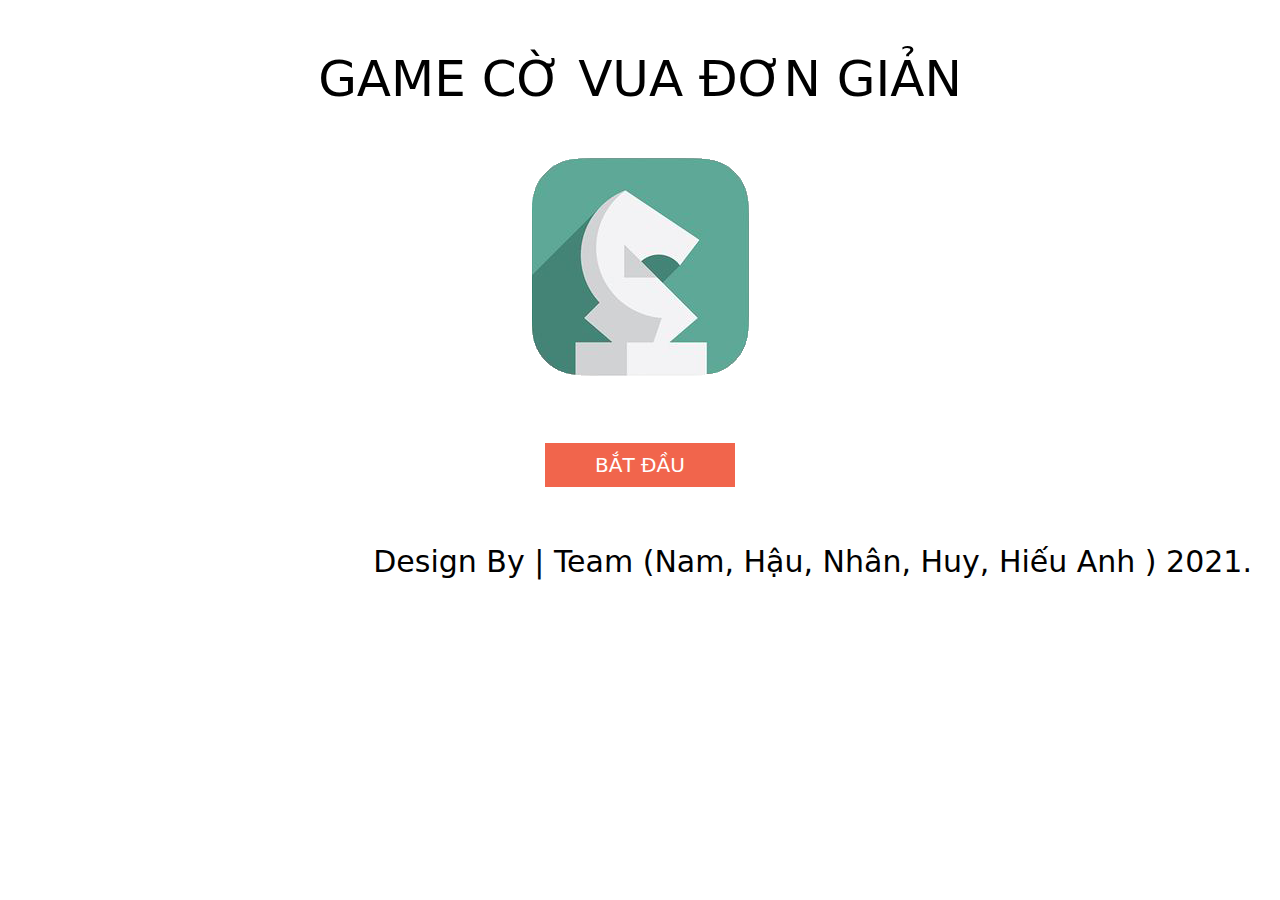
<file: index.html>
<!doctype html>
<html>
<head>
<meta http-equiv="Content-Type" content="text/html; charset=utf-8" />
<title>GAME CỜ VUA</title>
</head>
<style>
	p{
		text-align:center;
		font-family:Segoe, "Segoe UI", "DejaVu Sans", "Trebuchet MS", Verdana, sans-serif;
		font-weight:lighter;
		font-size:50px;
	}
	img{
		margin:auto;
	}

	div{
		text-align:center;
	}
	
	.btn{
		margin-top: 5%;
		background-color: #F1654C;
		border:none;
		padding-top: 10px;
		padding-bottom: 10px;
		padding-right: 50px;
		padding-left: 50px;
		font-family:Segoe, "Segoe UI", "DejaVu Sans", "Trebuchet MS", Verdana, sans-serif;
		font-weight:lighter;
		font-size:20px;
		color:#FFFFFF;
		text-align:center;
		display:inline-block;
	}
	
	.btn:hover{
		background-color: #16A085;
	}
	#Design{
		float:right;
		font-family:Segoe, "Segoe UI", "DejaVu Sans", "Trebuchet MS", Verdana, sans-serif;
		font-weight:lighter;
		font-size:30px;
		margin-top:4.5%;
		padding-right: 20px;
	}
	
</style>
<script>
	function Go(){
		window.location.href = "Run.html";
	}
</script>
<body>
    <div>
    	<p>GAME CỜ VUA ĐƠN GIẢN </p>
    	<img src="Icon/Icon_.png" width="217" height="218" alt=""/>
    <div>
    	<input class="btn" type="button" value="BẮT ĐẦU" onClick="Go()"/>
        <br>
        <p id="Design">
        	Design By | Team (Nam, Hậu, Nhân, Huy, Hiếu Anh ) 2021.
        </p>
    </div>
    </div>
</body>
</html>
</file>
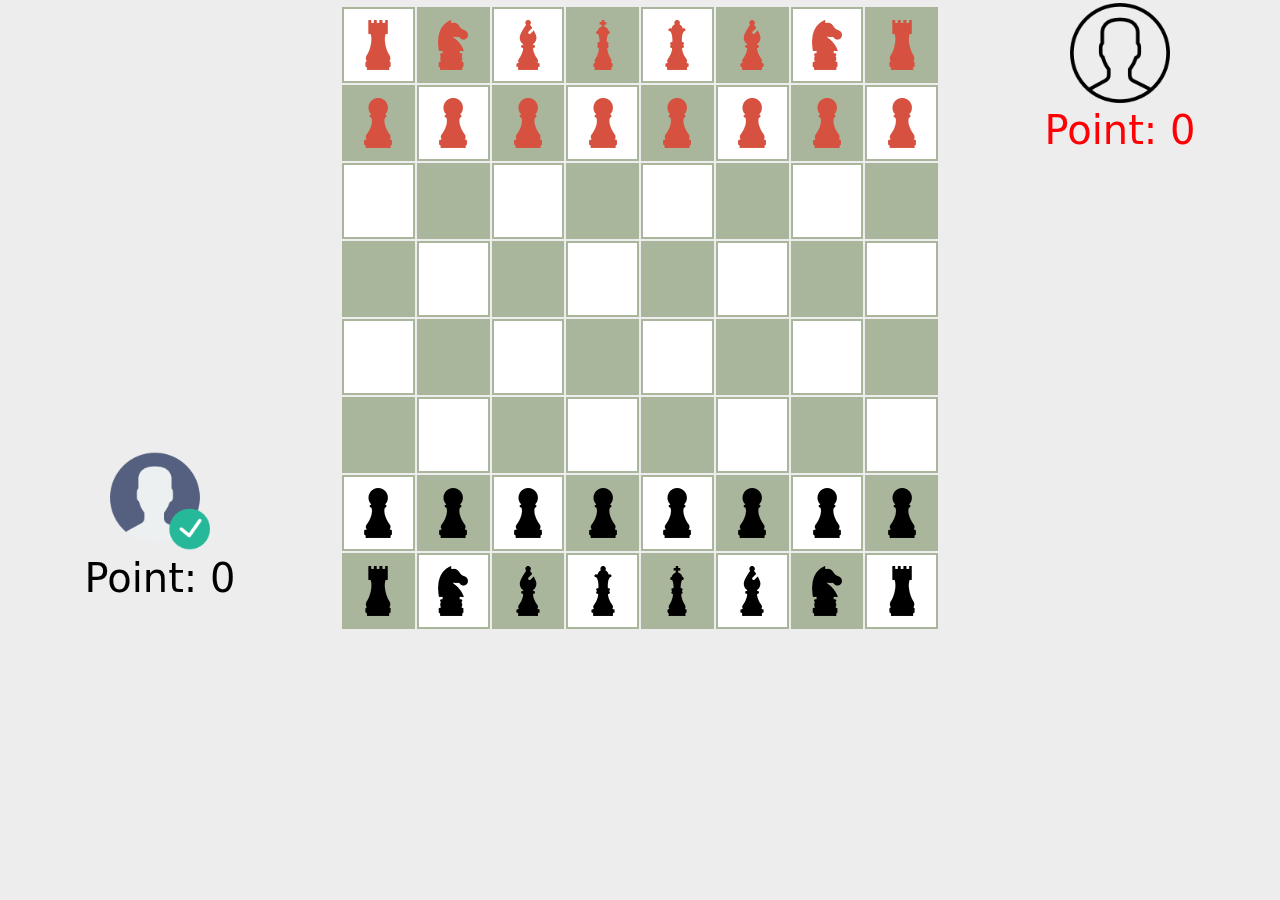
<file: Run.html>
<!DOCTYPE html PUBLIC "-//W3C//DTD XHTML 1.0 Transitional//EN" "http://www.w3.org/TR/xhtml1/DTD/xhtml1-transitional.dtd">
<html xmlns="http://www.w3.org/1999/xhtml">
<head>
<meta http-equiv="Content-Type" content="text/html; charset=utf-8" />
<title>GAME CỜ VUA</title>
</head>
<link rel="icon" href="Icon/icon.png"/>
<link rel="stylesheet" type="text/css" href="./CSS/Styte.css"/>
<script type="text/javascript" src="JS/Sources.js"></script>
<script type="text/javascript" src="JS/Function.js"></script>
<script type="text/javascript" src="JS/KhoiTao.js"></script>
<script type="text/javascript" src="JS/XacDinhDuongDi/Tot.js"></script>
<script type="text/javascript" src="JS/XacDinhDuongDi/Vua.js"></script>
<script type="text/javascript" src="JS/XacDinhDuongDi/Xe.js"></script>
<script type="text/javascript" src="JS/XacDinhDuongDi/Tuong.js"></script>
<script type="text/javascript" src="JS/XacDinhDuongDi/Ma.js"></script>
<script type="text/javascript" src="JS/XacDinhDuongDi/Hau.js"></script>


<script>
	var isClick = false, isQuanDo = false;
	var Location = "00";
	var PointDo = 0, PointDen = 0;
	
	function KhoiTao(){
		VeBanCoTrangDen();
		DatCo();
		document.getElementById("PointCoDo").innerHTML = "Point: 0" ;
		document.getElementById("PointCoDen").innerHTML = "Point: 0";
		PointDo = 0;
		PointDen = 0;
		isClick = false;
		isQuanDo = false;
	}

	// Cờ đỏ đi trước
	function Click(id){
		var X = id.charAt(0);
		var Y = id.charAt(1);
		isClick = !isClick;
		if(isClick){
			if(isCoDo(X, Y) != isQuanDo){
			isClick = !isClick;
			return;
			}	
		}
		if(isClick){
			var Name = GetName(id);
			Name = Name.substring(0, Name.indexOf('_'));
			Location = id;
			
			// Kiểm tra này là quân cờ nào để xác định đường đi
			switch(Name){
				case 'Xe':
					Xe(id);
				break;
				
				case 'Ma':
					Ma(id);
				break;
				
				case 'Tuong':
					Tuong(id);
				break;
				
				case 'Hau':
					Hau(id);
				break;
				
				case 'Vua':
					Vua(id);
				break;
				
				case 'Tot':
					Tot(id);
				break;
				
				default:
				
					// Không click vào ổ chức quân cờ nào
					isClick = !isClick;
				break;
			}
		 }else{
			 var Name = GetName(id);
			 Name = Name.substring(0, Name.indexOf('_'));
			 
			 if(DiChuyen(Location, id)){
				 if(isQuanDo){
					 PointDo += GetDiem(Name);
					 if(isChieuVua(Name) || PointDo == 880){
					 	alert("QUÂN ĐỎ ĐÃ CHIẾN THẮNG");
						KhoiTao();
					 }
					 document.getElementById("PointCoDo").innerHTML = "Point: " + PointDo;
				 }else{
					 PointDen += GetDiem(Name);
					 if(isChieuVua(Name) || PointDen == 880){
					 	alert("QUÂN ĐEN ĐÃ CHIẾN THẮNG");
						KhoiTao();
					 }
					 document.getElementById("PointCoDen").innerHTML = "Point: " + PointDen;
				 }
				isQuanDo = !isQuanDo; 
				LuotDi();
			 }
			 VeBanCoTrangDen();
		 }
	}
</script>

<body onload="KhoiTao()">

<div id="divMain">
	<div id="divNguoiChoiCoDen">
      <table id="tblNguoiCoDen">
        <tr>
          <td><img id="iCoDen" src="User/User_Enb.png"  alt=""/></td>
         </tr>
         <tr>
          <td id="PointCoDen">Point: 0</td>
        </tr>
    	</table>
    </div>

	<div id="divBanCo">
        <table id="BanCo">
            <tr>
                <td id="11" onclick="Click(this.id)"><img id="i11"/></td>
                <td id="12" onclick="Click(this.id)"><img id="i12"/></td>
                <td id="13" onclick="Click(this.id)"><img id="i13"/></td>
                <td id="14" onclick="Click(this.id)"><img id="i14"/></td>
                <td id="15" onclick="Click(this.id)"><img id="i15"/></td>
                <td id="16" onclick="Click(this.id)"><img id="i16"/></td>
                <td id="17" onclick="Click(this.id)"><img id="i17"/></td>
                <td id="18" onclick="Click(this.id)"><img id="i18"/></td>
              </tr>
              <tr>
                <td id="21" onclick="Click(this.id)"><img id="i21"/></td>
                <td id="22" onclick="Click(this.id)"><img id="i22"/></td>
                <td id="23" onclick="Click(this.id)"><img id="i23"/></td>
                <td id="24" onclick="Click(this.id)"><img id="i24"/></td>
                <td id="25" onclick="Click(this.id)"><img id="i25"/></td>
                <td id="26" onclick="Click(this.id)"><img id="i26"/></td>
                <td id="27" onclick="Click(this.id)"><img id="i27"/></td>
                <td id="28" onclick="Click(this.id)"><img id="i28"/></td>
              </tr>
              <tr>
                <td id="31" onclick="Click(this.id)"><img id="i31"/></td>
                <td id="32" onclick="Click(this.id)"><img id="i32"/></td>
                <td id="33" onclick="Click(this.id)"><img id="i33"/></td>
                <td id="34" onclick="Click(this.id)"><img id="i34"/></td>
                <td id="35" onclick="Click(this.id)"><img id="i35"/></td>
                <td id="36" onclick="Click(this.id)"><img id="i36"/></td>
                <td id="37" onclick="Click(this.id)"><img id="i37"/></td>
                <td id="38" onclick="Click(this.id)"><img id="i38"/></td>
              </tr>
              <tr>
                <td id="41" onclick="Click(this.id)"><img id="i41"/></td>
                <td id="42" onclick="Click(this.id)"><img id="i42"/></td>
                <td id="43" onclick="Click(this.id)"><img id="i43"/></td>
                <td id="44" onclick="Click(this.id)"><img id="i44"/></td>
                <td id="45" onclick="Click(this.id)"><img id="i45"/></td>
                <td id="46" onclick="Click(this.id)"><img id="i46"/></td>
                <td id="47" onclick="Click(this.id)"><img id="i47"/></td>
                <td id="48" onclick="Click(this.id)"><img id="i48"/></td>
              </tr>
              <tr>
                <td id="51" onclick="Click(this.id)"><img id="i51"/></td>
                <td id="52" onclick="Click(this.id)"><img id="i52"/></td>
                <td id="53" onclick="Click(this.id)"><img id="i53"/></td>
                <td id="54" onclick="Click(this.id)"><img id="i54"/></td>
                <td id="55" onclick="Click(this.id)"><img id="i55"/></td>
                <td id="56" onclick="Click(this.id)"><img id="i56"/></td>
                <td id="57" onclick="Click(this.id)"><img id="i57"/></td>
                <td id="58" onclick="Click(this.id)"><img id="i58"/></td>
              </tr>
              <tr>
                <td id="61" onclick="Click(this.id)"><img id="i61"/></td>
                <td id="62" onclick="Click(this.id)"><img id="i62"/></td>
                <td id="63" onclick="Click(this.id)"><img id="i63"/></td>
                <td id="64" onclick="Click(this.id)"><img id="i64"/></td>
                <td id="65" onclick="Click(this.id)"><img id="i65"/></td>
                <td id="66" onclick="Click(this.id)"><img id="i66"/></td>
                <td id="67" onclick="Click(this.id)"><img id="i67"/></td>
                <td id="68" onclick="Click(this.id)"><img id="i68"/></td>
              </tr>
              <tr>
                <td id="71" onclick="Click(this.id)"><img id="i71"/></td>
                <td id="72" onclick="Click(this.id)"><img id="i72"/></td>
                <td id="73" onclick="Click(this.id)"><img id="i73"/></td>
                <td id="74" onclick="Click(this.id)"><img id="i74"/></td>
                <td id="75" onclick="Click(this.id)"><img id="i75"/></td>
                <td id="76" onclick="Click(this.id)"><img id="i76"/></td>
                <td id="77" onclick="Click(this.id)"><img id="i77"/></td>
                <td id="78" onclick="Click(this.id)"><img id="i78"/></td>
              </tr>
              <tr>
                <td id="81" onclick="Click(this.id)"><img id="i81"/></td>
                <td id="82" onclick="Click(this.id)"><img id="i82"/></td>
                <td id="83" onclick="Click(this.id)"><img id="i83"/></td>
                <td id="84" onclick="Click(this.id)"><img id="i84"/></td>
                <td id="85" onclick="Click(this.id)"><img id="i85"/></td>
                <td id="86" onclick="Click(this.id)"><img id="i86"/></td>
                <td id="87" onclick="Click(this.id)"><img id="i87"/></td>
                <td id="88" onclick="Click(this.id)"><img id="i88"/></td>
              </tr>
        </table>
    </div>
		
    <div id="divNguoiChoiCoDo">
      <table id="tblNguoiChoiCoDo">
        <tr>
          <td><img id="iCoDo" src="User/User_Dis.png"/></td>
        </tr>
        <tr>
          <td id="PointCoDo">Point: 0</td>
        </tr>
    	</table>
    </div>
</div> 

</body>
</html>
</file>
<file: CSS/Styte.css>
body{
	margin:0px;
	padding: 0px;
	background-color:#EDEDEE;
}
/*CSS Div Main*/
#divMain{
  position: fixed;
  top: 0;
  left: 0;
  bottom: 0;
  right: 0;
}
/*CSS Div ThongTin*/
#divNguoiChoiCoDen{
	float:left;
	width: 25%;
	height:100%;
}
#tblNguoiCoDen {
 	width : 100%;
	margin-left: auto;
	margin-right: auto;
	margin-top: 140%;
}

#iCoDo, #iCoDen {
	height: 100px;
	width: 100px;
}

#tblNguoiChoiCoDo{
   	width : 100%;
	margin-left: auto;
	margin-right: auto;
}

#tblNguoiCoDen td, #tblNguoiChoiCoDo td{
	margin:auto;
	text-align:center;
	font-family:Segoe, "Segoe UI", "DejaVu Sans", "Trebuchet MS", Verdana, sans-serif;
	font-weight:lighter;
	font-size:40px;
	min-height: 100%;
}

/*CSS Div Ban co*/
#divBanCo{
	padding-top: 5px;
	float:left;
	width: 50%;
	height: 100%;
}
/*CSS Div ChoiLai*/
#divNguoiChoiCoDo{
	float: left;
	width: 25%;
	height:100%;
}
#PointCoDen {
	
}

#PointCoDo {
	color:#FF0004;
}


/*<!--CSS Table ban co-->*/
#BanCo{
	margin:auto;
	height: 600px;
	width: 600px;
}

#BanCo td {
	height: 70px;
	width: 70px;
	border-style:solid;
	border-color: #AAB69B;
	border-collapse:collapse;
	border-width: 2px;
}

#BanCo td:hover {
  border-width: 2px;
  border-collapse: collapse;
  border-style: solid;
  border-color: #1BA39C;
}

img{
	display: block;
    margin: 0 auto;
}
</file>
